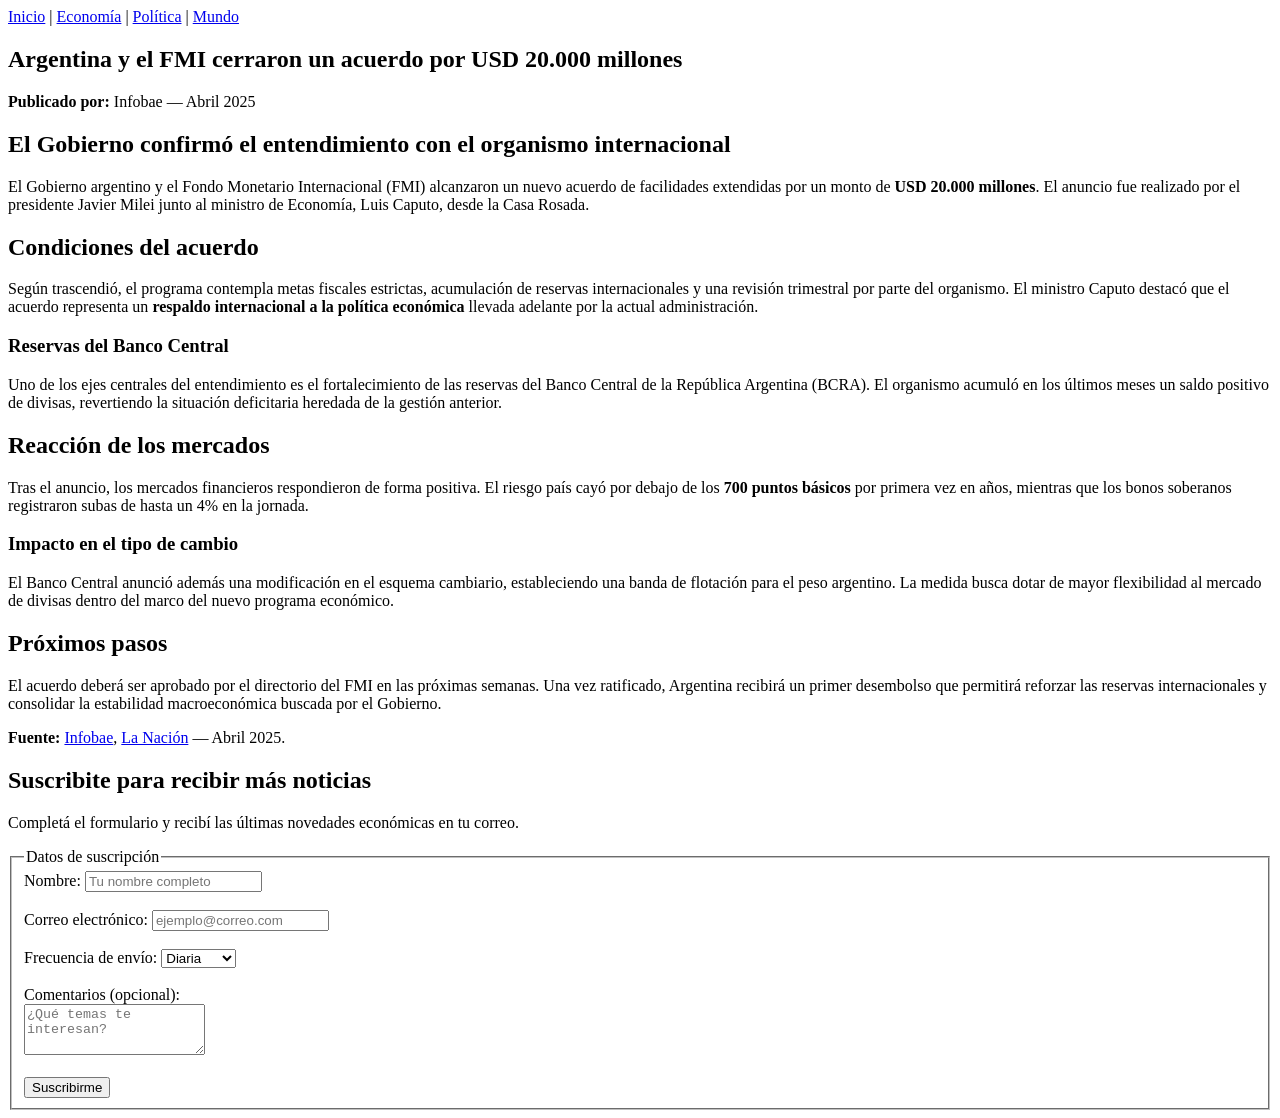
<file: index.html>
﻿<!DOCTYPE html>
<html lang="es">
<head>
  <meta charset="UTF-8">
  <meta name="viewport" content="width=device-width, initial-scale=1.0">
  <title>Argentina y el FMI: acuerdo por USD 20.000 millones</title>
</head>
<body>

  <nav>
    <a href="#">Inicio</a> |
    <a href="#">Economía</a> |
    <a href="#">Política</a> |
    <a href="#">Mundo</a>
  </nav>

  <article>

    <h1>Argentina y el FMI cerraron un acuerdo por USD 20.000 millones</h1>

    <p>
      <strong>Publicado por:</strong>
      <span>Infobae &mdash; Abril 2025</span>
    </p>

    <section>
      <h2>El Gobierno confirmó el entendimiento con el organismo internacional</h2>
      <p>
        El Gobierno argentino y el Fondo Monetario Internacional (FMI) alcanzaron un nuevo acuerdo
        de facilidades extendidas por un monto de <strong>USD 20.000 millones</strong>. El anuncio
        fue realizado por el presidente Javier Milei junto al ministro de Economía, Luis Caputo,
        desde la Casa Rosada.
      </p>
    </section>

    <section>
      <h2>Condiciones del acuerdo</h2>
      <p>
        Según trascendió, el programa contempla metas fiscales estrictas, acumulación de reservas
        internacionales y una revisión trimestral por parte del organismo. El ministro Caputo destacó
        que el acuerdo representa un <strong>respaldo internacional a la política económica</strong>
        llevada adelante por la actual administración.
      </p>

      <h3>Reservas del Banco Central</h3>
      <p>
        Uno de los ejes centrales del entendimiento es el fortalecimiento de las reservas del
        <span>Banco Central de la República Argentina (BCRA)</span>. El organismo acumuló en los
        últimos meses un saldo positivo de divisas, revertiendo la situación deficitaria heredada
        de la gestión anterior.
      </p>
    </section>

    <section>
      <h2>Reacción de los mercados</h2>
      <p>
        Tras el anuncio, los mercados financieros respondieron de forma positiva. El riesgo país cayó
        por debajo de los <strong>700 puntos básicos</strong> por primera vez en años, mientras que
        los bonos soberanos registraron subas de hasta un <span>4% en la jornada</span>.
      </p>

      <h3>Impacto en el tipo de cambio</h3>
      <p>
        El Banco Central anunció además una modificación en el esquema cambiario, estableciendo una
        banda de flotación para el peso argentino. La medida busca dotar de mayor flexibilidad al
        mercado de divisas dentro del marco del nuevo programa económico.
      </p>
    </section>

    <section>
      <h2>Próximos pasos</h2>
      <p>
        El acuerdo deberá ser aprobado por el directorio del FMI en las próximas semanas. Una vez
        ratificado, Argentina recibirá un primer desembolso que permitirá reforzar las reservas
        internacionales y consolidar la estabilidad macroeconómica buscada por el Gobierno.
      </p>
      <p>
        <strong>Fuente:</strong>
        <a href="https://www.infobae.com" target="_blank">Infobae</a>,
        <a href="https://www.lanacion.com.ar" target="_blank">La Nación</a>
        &mdash; Abril 2025.
      </p>
    </section>

  </article>

  <section>
    <h2>Suscribite para recibir más noticias</h2>
    <p>Completá el formulario y recibí las últimas novedades económicas en tu correo.</p>

    <form>
      <fieldset>
        <legend>Datos de suscripción</legend>

        <label for="nombre">Nombre:</label>
        <input type="text" id="nombre" name="nombre" placeholder="Tu nombre completo">
        <br><br>

        <label for="email">Correo electrónico:</label>
        <input type="email" id="email" name="email" placeholder="ejemplo@correo.com">
        <br><br>

        <label for="frecuencia">Frecuencia de envío:</label>
        <select id="frecuencia" name="frecuencia">
          <option value="diaria">Diaria</option>
          <option value="semanal">Semanal</option>
          <option value="mensual">Mensual</option>
        </select>
        <br><br>

        <label for="comentarios">Comentarios (opcional):</label>
        <br>
        <textarea id="comentarios" name="comentarios" rows="3" placeholder="¿Qué temas te interesan?"></textarea>
        <br><br>

        <button type="submit">Suscribirme</button>
      </fieldset>
    </form>
  </section>

</body>
</html>
</file>
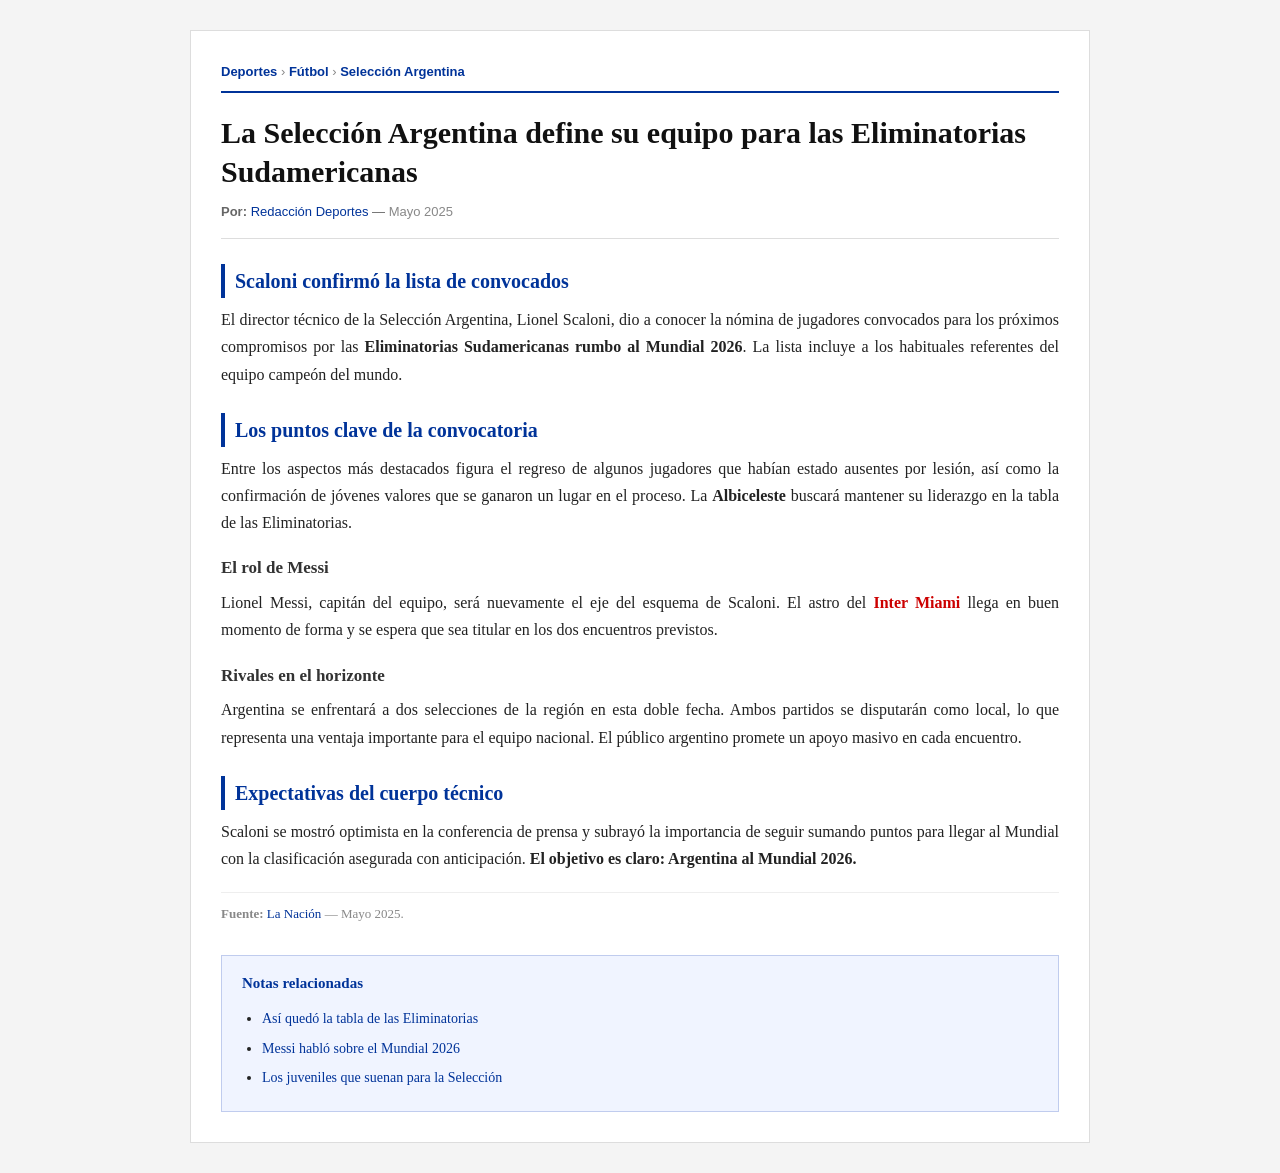
<file: noticia.html>
﻿<!DOCTYPE html>
<html lang="es">
<head>
  <meta charset="UTF-8">
  <meta name="viewport" content="width=device-width, initial-scale=1.0">
  <title>La Selección Argentina se prepara para las Eliminatorias - La Nación</title>
  <link rel="stylesheet" href="styles.css">
</head>
<body>

  <div id="pagina">

    <nav id="navbar">
      <span class="seccion">Deportes</span> &rsaquo;
      <span class="seccion">Fútbol</span> &rsaquo;
      <span class="seccion">Selección Argentina</span>
    </nav>

    <article id="noticia">

      <h1 id="titulo-principal">La Selección Argentina define su equipo para las Eliminatorias Sudamericanas</h1>

      <p class="meta">
        <strong>Por:</strong> <span class="autor">Redacción Deportes</span>
        &mdash;
        <span class="fecha">Mayo 2025</span>
      </p>

      <hr>

      <section class="cuerpo">

        <h2>Scaloni confirmó la lista de convocados</h2>
        <p>
          El director técnico de la Selección Argentina, Lionel Scaloni, dio a conocer
          la nómina de jugadores convocados para los próximos compromisos por las
          <strong>Eliminatorias Sudamericanas rumbo al Mundial 2026</strong>. La lista
          incluye a los habituales referentes del equipo campeón del mundo.
        </p>

        <h2>Los puntos clave de la convocatoria</h2>
        <p>
          Entre los aspectos más destacados figura el regreso de algunos jugadores
          que habían estado ausentes por lesión, así como la confirmación de jóvenes
          valores que se ganaron un lugar en el proceso. La <strong>Albiceleste</strong>
          buscará mantener su liderazgo en la tabla de las Eliminatorias.
        </p>

        <h3>El rol de Messi</h3>
        <p>
          Lionel Messi, capitán del equipo, será nuevamente el eje del esquema de Scaloni.
          El astro del <span class="destacado">Inter Miami</span> llega en buen momento
          de forma y se espera que sea titular en los dos encuentros previstos.
        </p>

        <h3>Rivales en el horizonte</h3>
        <p>
          Argentina se enfrentará a dos selecciones de la región en esta doble fecha.
          Ambos partidos se disputarán como local, lo que representa una ventaja importante
          para el equipo nacional. El público argentino promete un apoyo masivo en cada encuentro.
        </p>

        <h2>Expectativas del cuerpo técnico</h2>
        <p>
          Scaloni se mostró optimista en la conferencia de prensa y subrayó la importancia
          de seguir sumando puntos para llegar al Mundial con la clasificación asegurada
          con anticipación. <strong>El objetivo es claro: Argentina al Mundial 2026.</strong>
        </p>

        <p class="fuente">
          <strong>Fuente:</strong>
          <a href="https://www.lanacion.com.ar" target="_blank">La Nación</a>
          &mdash; Mayo 2025.
        </p>

      </section>

    </article>

    <aside id="relacionadas">
      <h3>Notas relacionadas</h3>
      <ul>
        <li><a href="#">Así quedó la tabla de las Eliminatorias</a></li>
        <li><a href="#">Messi habló sobre el Mundial 2026</a></li>
        <li><a href="#">Los juveniles que suenan para la Selección</a></li>
      </ul>
    </aside>

  </div>

</body>
</html>
</file>
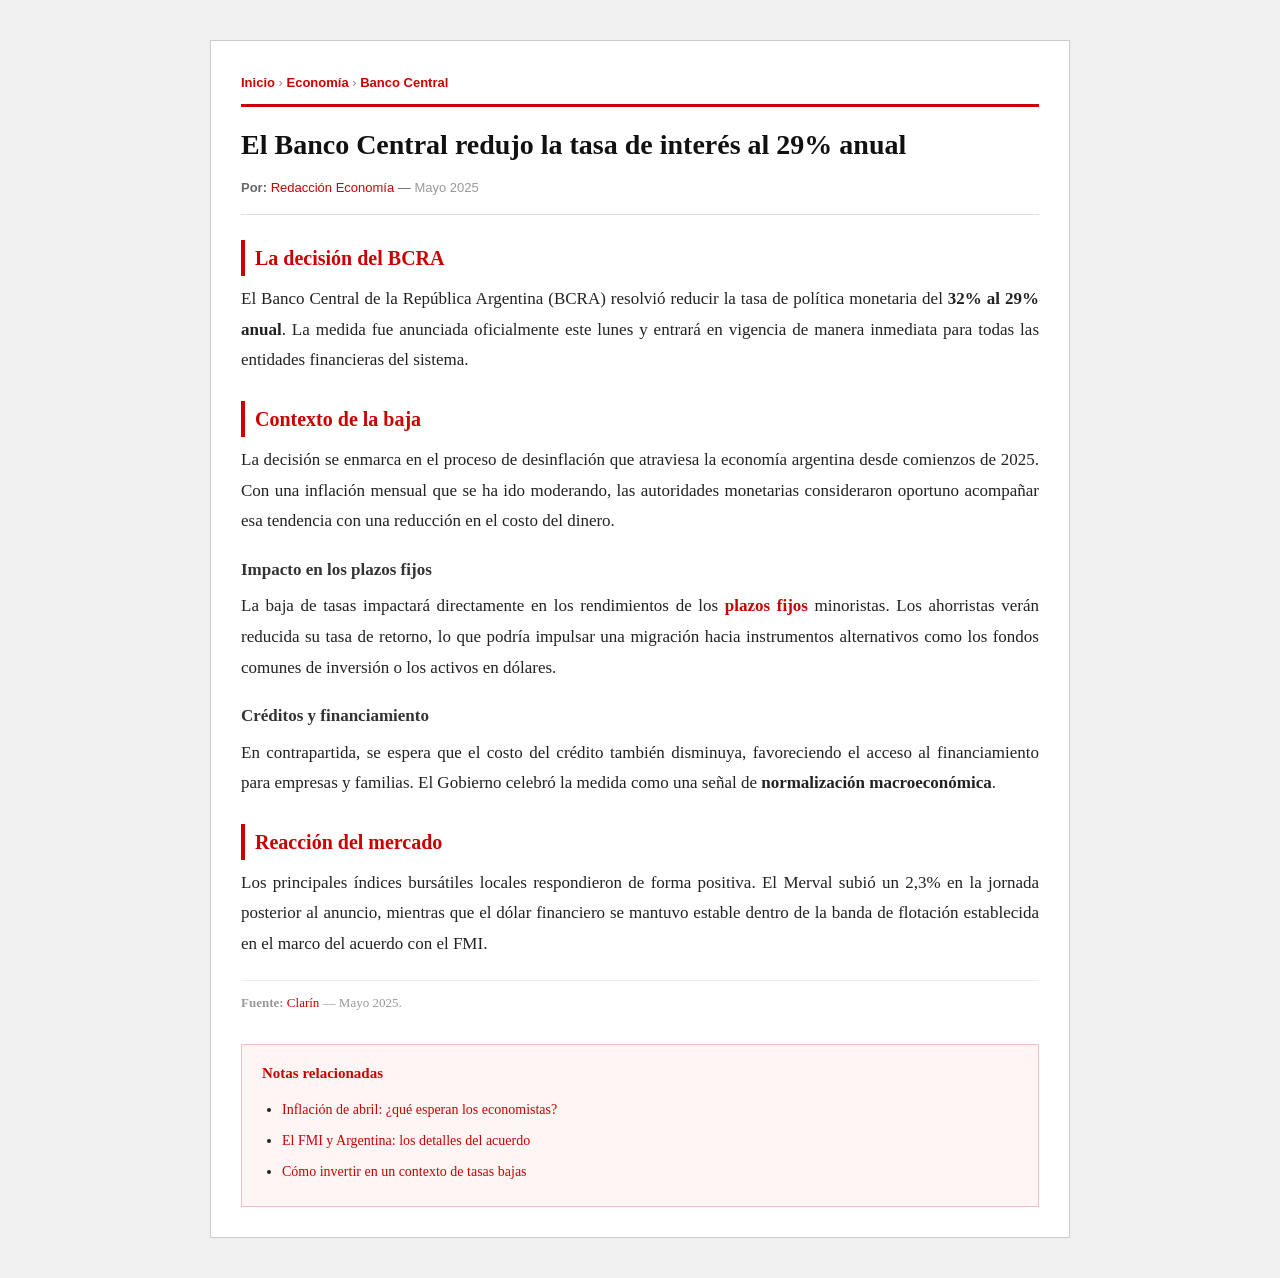
<file: responsive.html>
﻿<!DOCTYPE html>
<html lang="es">
<head>
  <meta charset="UTF-8">
  <meta name="viewport" content="width=device-width, initial-scale=1.0">
  <title>El Banco Central baja la tasa de interés - Clarín</title>
  <link rel="stylesheet" href="responsive.css">
</head>
<body>

  <div id="pagina">

    <nav id="navbar">
      <span class="seccion">Inicio</span> &rsaquo;
      <span class="seccion">Economía</span> &rsaquo;
      <span class="seccion">Banco Central</span>
    </nav>

    <article id="noticia">

      <h1 id="titulo-principal">El Banco Central redujo la tasa de interés al 29% anual</h1>

      <p class="meta">
        <strong>Por:</strong> <span class="autor">Redacción Economía</span>
        &mdash;
        <span class="fecha">Mayo 2025</span>
      </p>

      <hr>

      <section class="cuerpo">

        <h2>La decisión del BCRA</h2>
        <p>
          El Banco Central de la República Argentina (BCRA) resolvió reducir la tasa de política
          monetaria del <strong>32% al 29% anual</strong>. La medida fue anunciada oficialmente
          este lunes y entrará en vigencia de manera inmediata para todas las entidades financieras
          del sistema.
        </p>

        <h2>Contexto de la baja</h2>
        <p>
          La decisión se enmarca en el proceso de desinflación que atraviesa la economía argentina
          desde comienzos de 2025. Con una inflación mensual que se ha ido moderando,
          las autoridades monetarias consideraron oportuno acompañar esa tendencia con una
          reducción en el costo del dinero.
        </p>

        <h3>Impacto en los plazos fijos</h3>
        <p>
          La baja de tasas impactará directamente en los rendimientos de los
          <span class="destacado">plazos fijos</span> minoristas. Los ahorristas verán
          reducida su tasa de retorno, lo que podría impulsar una migración hacia
          instrumentos alternativos como los fondos comunes de inversión o los activos
          en dólares.
        </p>

        <h3>Créditos y financiamiento</h3>
        <p>
          En contrapartida, se espera que el costo del crédito también disminuya,
          favoreciendo el acceso al financiamiento para empresas y familias.
          El Gobierno celebró la medida como una señal de <strong>normalización
          macroeconómica</strong>.
        </p>

        <h2>Reacción del mercado</h2>
        <p>
          Los principales índices bursátiles locales respondieron de forma positiva.
          El Merval subió un 2,3% en la jornada posterior al anuncio, mientras que
          el dólar financiero se mantuvo estable dentro de la banda de flotación
          establecida en el marco del acuerdo con el FMI.
        </p>

        <p class="fuente">
          <strong>Fuente:</strong>
          <a href="https://www.clarin.com" target="_blank">Clarín</a>
          &mdash; Mayo 2025.
        </p>

      </section>

    </article>

    <aside id="relacionadas">
      <h3>Notas relacionadas</h3>
      <ul>
        <li><a href="#">Inflación de abril: ¿qué esperan los economistas?</a></li>
        <li><a href="#">El FMI y Argentina: los detalles del acuerdo</a></li>
        <li><a href="#">Cómo invertir en un contexto de tasas bajas</a></li>
      </ul>
    </aside>

  </div>

</body>
</html>
</file>
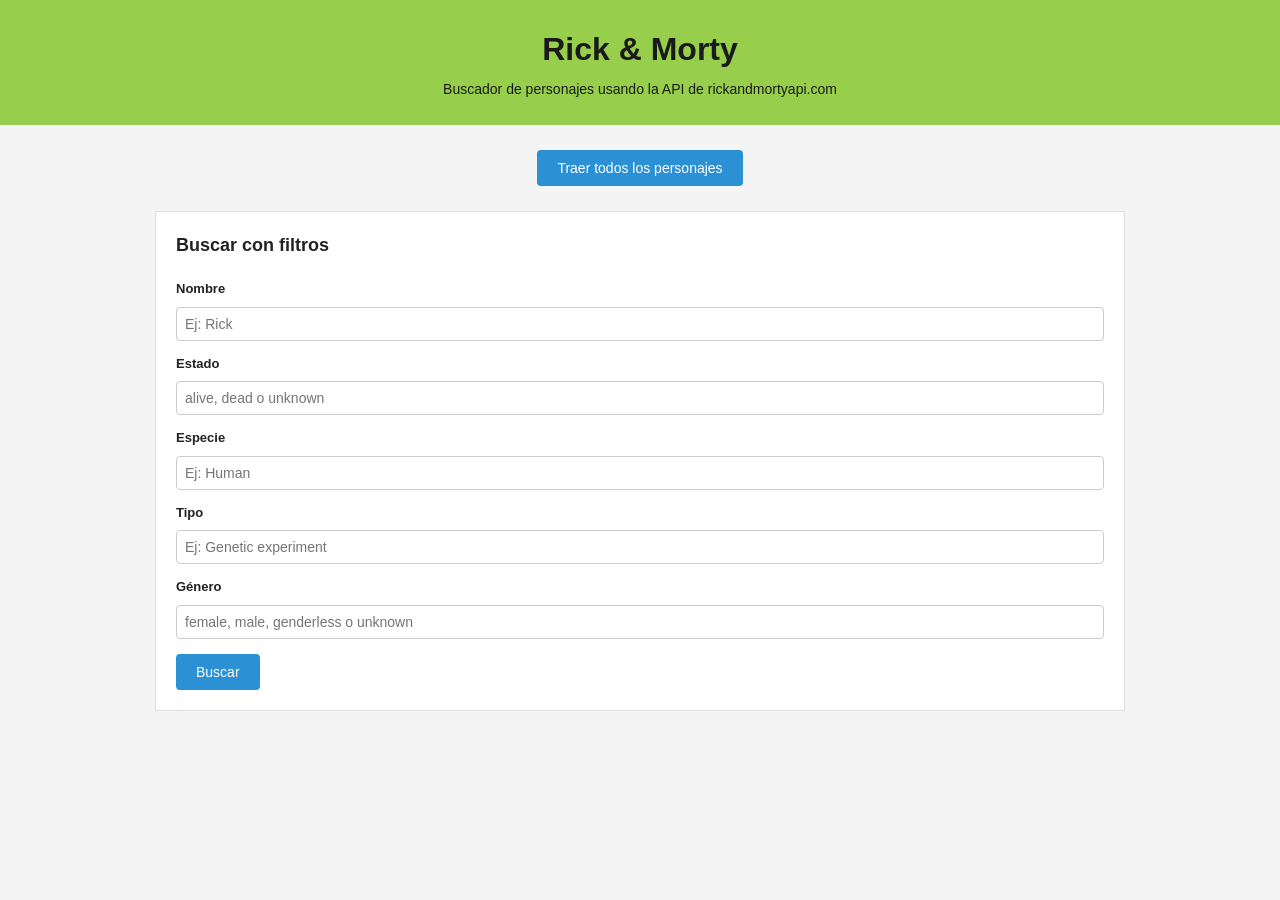
<file: rickmorty.html>
﻿<!DOCTYPE html>
<html lang="es">
<head>
  <meta charset="UTF-8">
  <meta name="viewport" content="width=device-width, initial-scale=1.0">
  <title>Rick & Morty - Personajes</title>
  <link rel="stylesheet" href="rickmorty.css">
</head>
<body>

  <header class="header">
    <h1>Rick &amp; Morty</h1>
    <p>Buscador de personajes usando la API de rickandmortyapi.com</p>
  </header>

  <main class="contenido">

    <!-- BOTON TRAER TODOS -->
    <section class="acciones">
      <button id="btn-todos">Traer todos los personajes</button>
    </section>

    <!-- FILTROS -->
    <section class="filtros">
      <h2>Buscar con filtros</h2>

      <div class="campos">
        <label for="name">Nombre</label>
        <input type="text" id="name" placeholder="Ej: Rick">

        <label for="status">Estado</label>
        <input type="text" id="status" placeholder="alive, dead o unknown">

        <label for="species">Especie</label>
        <input type="text" id="species" placeholder="Ej: Human">

        <label for="type">Tipo</label>
        <input type="text" id="type" placeholder="Ej: Genetic experiment">

        <label for="gender">Género</label>
        <input type="text" id="gender" placeholder="female, male, genderless o unknown">
      </div>

      <button id="btn-buscar">Buscar</button>
    </section>

    <!-- MENSAJE DE ERROR -->
    <p id="mensaje-error" class="error"></p>

    <!-- RESULTADOS -->
    <section id="resultados"></section>

  </main>

  <script src="rickmorty.js"></script>
</body>
</html>
</file>
<file: styles.css>
﻿/* === RESET Y BASE === */
* {
  margin: 0;
  padding: 0;
  box-sizing: border-box;
}

body {
  font-family: Georgia, 'Times New Roman', serif;
  background-color: #f4f4f4;
  color: #222222;
  font-size: 16px;
  line-height: 1.7;
}

/* === CONTENEDOR PRINCIPAL === */
#pagina {
  width: 900px;
  margin: 30px auto;
  background-color: #ffffff;
  border: 1px solid #dddddd;
  padding: 30px;
}

/* === NAVBAR === */
#navbar {
  font-family: Arial, sans-serif;
  font-size: 13px;
  color: #888888;
  margin-bottom: 20px;
  border-bottom: 2px solid #003399;
  padding-bottom: 8px;
}

.seccion {
  color: #003399;
  font-weight: bold;
}

/* === TITULO PRINCIPAL === */
#titulo-principal {
  font-size: 30px;
  color: #111111;
  margin-bottom: 10px;
  line-height: 1.3;
}

/* === META (autor y fecha) === */
.meta {
  font-family: Arial, sans-serif;
  font-size: 13px;
  color: #666666;
  margin-bottom: 15px;
}

.autor {
  color: #003399;
}

.fecha {
  color: #888888;
}

/* === SEPARADOR === */
hr {
  border: none;
  border-top: 1px solid #dddddd;
  margin-bottom: 20px;
}

/* === CUERPO DE LA NOTICIA === */
.cuerpo h2 {
  font-size: 20px;
  color: #003399;
  margin-top: 25px;
  margin-bottom: 8px;
  border-left: 4px solid #003399;
  padding-left: 10px;
}

.cuerpo h3 {
  font-size: 17px;
  color: #333333;
  margin-top: 18px;
  margin-bottom: 6px;
}

.cuerpo p {
  margin-bottom: 15px;
  text-align: justify;
}

.destacado {
  color: #cc0000;
  font-weight: bold;
}

/* === FUENTE === */
.fuente {
  font-size: 13px;
  color: #888888;
  margin-top: 20px;
  border-top: 1px solid #eeeeee;
  padding-top: 10px;
}

.fuente a {
  color: #003399;
  text-decoration: none;
}

.fuente a:hover {
  text-decoration: underline;
}

/* === ASIDE === */
#relacionadas {
  margin-top: 30px;
  background-color: #f0f4ff;
  border: 1px solid #c0ccee;
  padding: 15px 20px;
}

#relacionadas h3 {
  font-size: 15px;
  color: #003399;
  margin-bottom: 10px;
}

#relacionadas ul {
  list-style: disc;
  padding-left: 20px;
}

#relacionadas ul li {
  margin-bottom: 6px;
  font-size: 14px;
}

#relacionadas ul li a {
  color: #003399;
  text-decoration: none;
}

#relacionadas ul li a:hover {
  text-decoration: underline;
}
</file>
<file: responsive.css>
﻿/* === RESET === */
* {
  margin: 0;
  padding: 0;
  box-sizing: border-box;
}

/* === BASE / DESKTOP === */
body {
  font-family: Georgia, 'Times New Roman', serif;
  background-color: #f0f0f0;
  color: #222222;
  font-size: 17px;
  line-height: 1.8;
}

#pagina {
  width: 860px;
  margin: 40px auto;
  padding: 30px;
  background-color: #ffffff;
  border: 1px solid #cccccc;
}

#navbar {
  font-family: Arial, sans-serif;
  font-size: 13px;
  color: #888888;
  padding-bottom: 10px;
  margin-bottom: 20px;
  border-bottom: 3px solid #cc0000;
}

.seccion {
  color: #cc0000;
  font-weight: bold;
}

#titulo-principal {
  font-size: 28px;
  color: #111111;
  margin-bottom: 12px;
  line-height: 1.3;
}

.meta {
  font-family: Arial, sans-serif;
  font-size: 13px;
  color: #666666;
  margin-bottom: 15px;
}

.autor {
  color: #cc0000;
}

.fecha {
  color: #999999;
}

hr {
  border: none;
  border-top: 1px solid #dddddd;
  margin-bottom: 20px;
}

.cuerpo h2 {
  font-size: 20px;
  color: #cc0000;
  margin-top: 25px;
  margin-bottom: 8px;
  padding-left: 10px;
  border-left: 4px solid #cc0000;
}

.cuerpo h3 {
  font-size: 17px;
  color: #333333;
  margin-top: 18px;
  margin-bottom: 6px;
}

.cuerpo p {
  margin-bottom: 15px;
  text-align: justify;
}

.destacado {
  color: #cc0000;
  font-weight: bold;
}

.fuente {
  font-size: 13px;
  color: #999999;
  margin-top: 20px;
  padding-top: 10px;
  border-top: 1px solid #eeeeee;
}

.fuente a {
  color: #cc0000;
  text-decoration: none;
}

.fuente a:hover {
  text-decoration: underline;
}

#relacionadas {
  margin-top: 30px;
  padding: 15px 20px;
  background-color: #fff5f5;
  border: 1px solid #f0c0c0;
}

#relacionadas h3 {
  font-size: 15px;
  color: #cc0000;
  margin-bottom: 10px;
}

#relacionadas ul {
  list-style: disc;
  padding-left: 20px;
}

#relacionadas ul li {
  margin-bottom: 6px;
  font-size: 14px;
}

#relacionadas ul li a {
  color: #cc0000;
  text-decoration: none;
}

#relacionadas ul li a:hover {
  text-decoration: underline;
}

/* === TABLET (max-width: 768px) === */
@media (max-width: 768px) {
  #pagina {
    width: 95%;
    margin: 20px auto;
    padding: 20px;
  }

  #titulo-principal {
    font-size: 22px;
  }

  .cuerpo h2 {
    font-size: 18px;
  }

  .cuerpo h3 {
    font-size: 15px;
  }

  body {
    font-size: 15px;
  }
}

/* === MOBILE (max-width: 480px) === */
@media (max-width: 480px) {
  #pagina {
    width: 100%;
    margin: 0;
    padding: 15px;
    border: none;
  }

  #titulo-principal {
    font-size: 18px;
    line-height: 1.2;
  }

  .cuerpo h2 {
    font-size: 16px;
  }

  .cuerpo h3 {
    font-size: 14px;
  }

  body {
    font-size: 14px;
    line-height: 1.6;
  }

  #navbar {
    font-size: 11px;
  }

  .cuerpo p {
    text-align: left;
  }

  #relacionadas {
    padding: 10px 15px;
  }
}
</file>
<file: rickmorty.css>
﻿* {
  margin: 0;
  padding: 0;
  box-sizing: border-box;
}

body {
  font-family: Arial, sans-serif;
  background-color: #f4f4f4;
  color: #222222;
  line-height: 1.5;
}

.header {
  background-color: #97ce4c;
  color: #1a1a1a;
  text-align: center;
  padding: 25px 15px;
}

.header h1 {
  font-size: 32px;
  margin-bottom: 6px;
}

.header p {
  font-size: 14px;
}

.contenido {
  max-width: 1000px;
  margin: 25px auto;
  padding: 0 15px;
}

.acciones {
  text-align: center;
  margin-bottom: 25px;
}

button {
  background-color: #2b91d4;
  color: #ffffff;
  border: none;
  padding: 10px 20px;
  font-size: 14px;
  cursor: pointer;
  border-radius: 4px;
}

button:hover {
  background-color: #1f6fa5;
}

.filtros {
  background-color: #ffffff;
  border: 1px solid #dddddd;
  padding: 20px;
  margin-bottom: 20px;
}

.filtros h2 {
  font-size: 18px;
  margin-bottom: 15px;
}

.campos {
  display: flex;
  flex-direction: column;
  gap: 8px;
  margin-bottom: 15px;
}

.campos label {
  font-size: 13px;
  font-weight: bold;
}

.campos input {
  padding: 8px;
  border: 1px solid #cccccc;
  border-radius: 4px;
  font-size: 14px;
}

.error {
  color: #cc0000;
  font-weight: bold;
  text-align: center;
  margin-bottom: 15px;
}

#resultados {
  display: flex;
  flex-wrap: wrap;
  gap: 15px;
  justify-content: center;
}

.tarjeta {
  background-color: #ffffff;
  border: 1px solid #dddddd;
  border-radius: 6px;
  width: 220px;
  overflow: hidden;
}

.tarjeta img {
  width: 100%;
  display: block;
}

.tarjeta-info {
  padding: 10px;
}

.tarjeta-info h3 {
  font-size: 16px;
  margin-bottom: 6px;
}

.tarjeta-info p {
  font-size: 13px;
  color: #555555;
}

@media (min-width: 600px) {
  .campos {
    flex-direction: row;
    flex-wrap: wrap;
  }

  .campos label {
    width: 100%;
    margin-top: 5px;
  }

  .campos input {
    flex: 1;
    min-width: 150px;
  }
}
</file>
